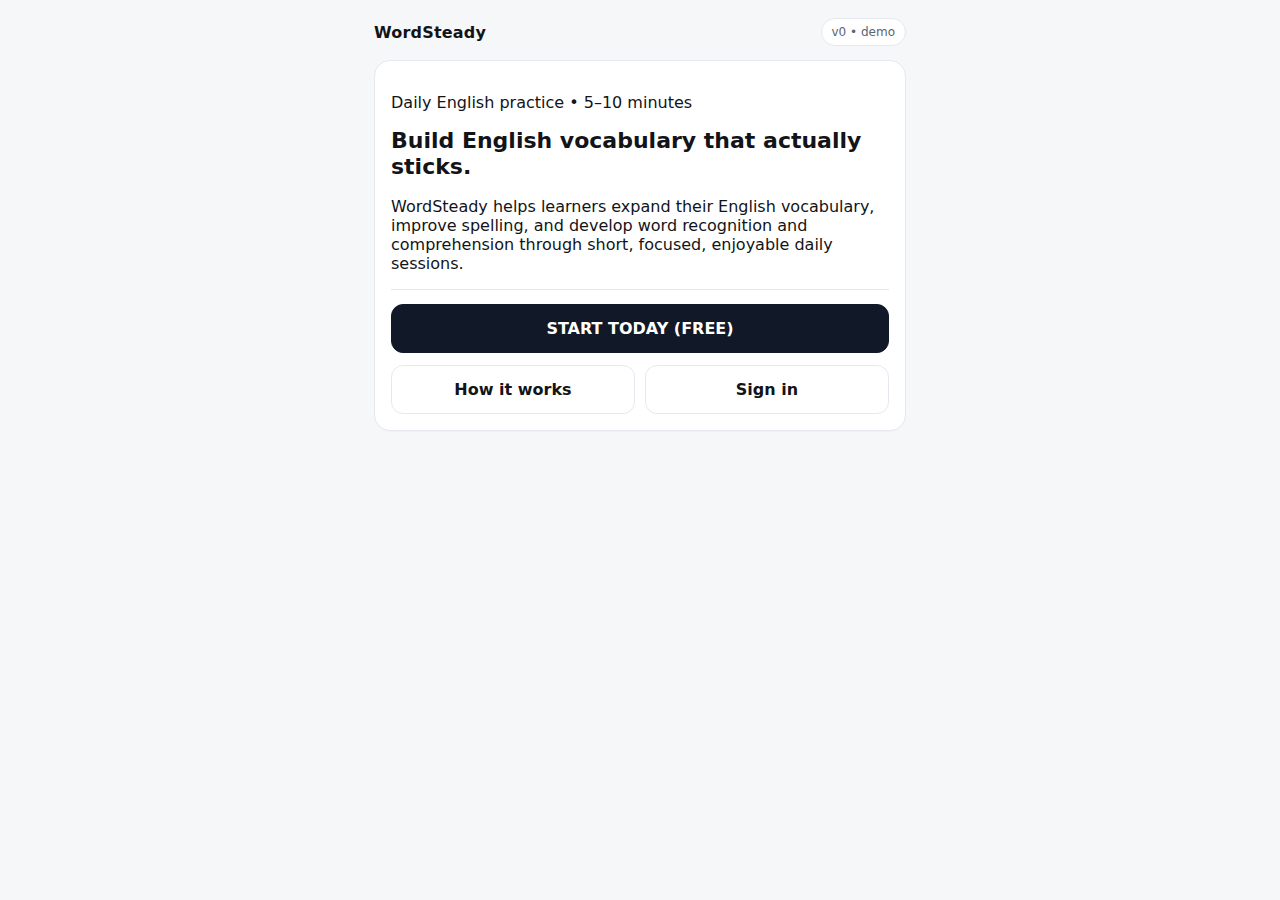
<file: public/index.html>
<!doctype html>
<html lang="en">
<head>
  <meta charset="utf-8" />
  <meta name="viewport" content="width=device-width,initial-scale=1" />
  <title>WordSteady</title>
  <link rel="stylesheet" href="./styles/site.css" />
</head>
<body>
  <div class="container">
    <div class="header">
      <div class="brand">WordSteady</div>
      <div class="badge">v0 • demo</div>
    </div>

<div class="card hero">
  <p class="eyebrow">Daily English practice • 5–10 minutes</p>

  <h1 class="h1">
    Build English vocabulary that actually sticks.
  </h1>

  <p class="lead">
    WordSteady helps learners expand their English vocabulary, improve spelling,
    and develop word recognition and comprehension through short, focused,
    enjoyable daily sessions.
  </p>

  <div class="divider"></div>

  <a class="btn" href="./play.html">START TODAY (FREE)</a>

  <div class="row" style="margin-top:12px;">
    <a class="btn secondary" href="./how-it-works.html">How it works</a>
    <a class="btn secondary" href="./account.html">Sign in</a>
  </div>
</div>

    
  </div>
</body>
</html>
</file>
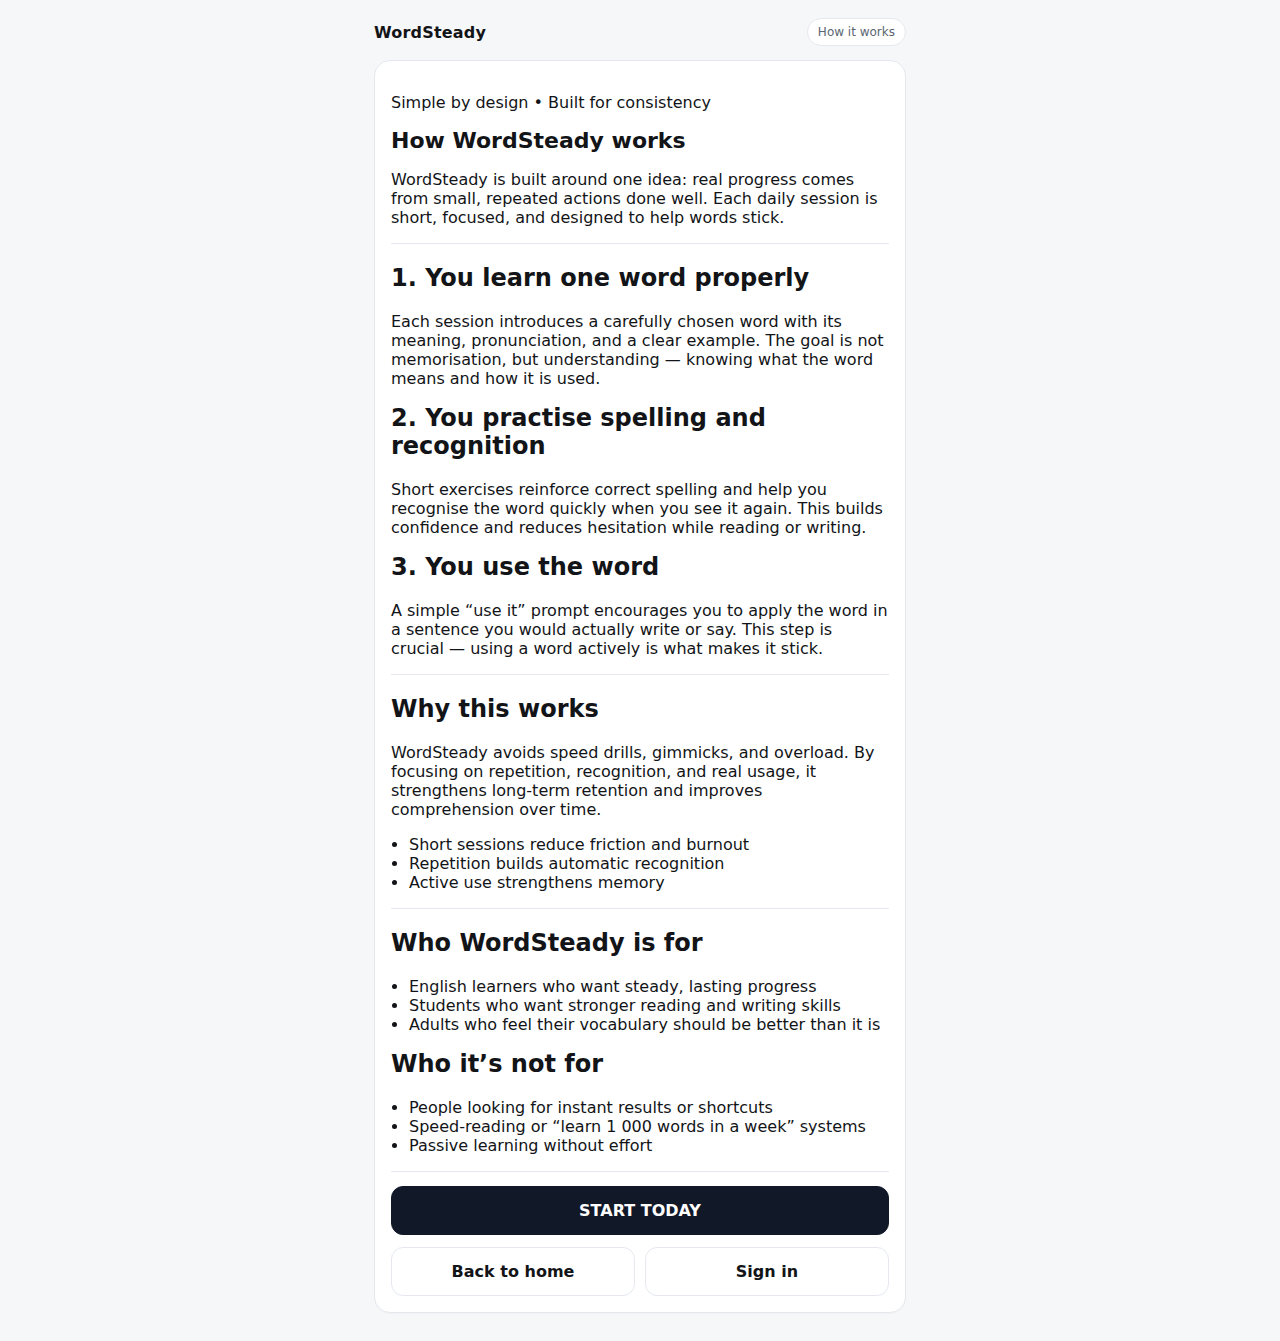
<file: public/how-it-works.html>
<!doctype html>
<html lang="en">
<head>
  <meta charset="utf-8" />
  <meta name="viewport" content="width=device-width,initial-scale=1" />
  <title>How WordSteady Works</title>
  <link rel="stylesheet" href="./styles/site.css" />
</head>
<body>
  <div class="container">
    <div class="header">
      <div class="brand">WordSteady</div>
      <div class="badge">How it works</div>
    </div>

    <div class="card">
      <p class="eyebrow">Simple by design • Built for consistency</p>

      <h1 class="h1">
        How WordSteady works
      </h1>

      <p class="lead">
        WordSteady is built around one idea: real progress comes from small,
        repeated actions done well. Each daily session is short, focused,
        and designed to help words stick.
      </p>

      <div class="divider"></div>

      <h2 class="h2">1. You learn one word properly</h2>
      <p class="p">
        Each session introduces a carefully chosen word with its meaning,
        pronunciation, and a clear example. The goal is not memorisation,
        but understanding — knowing what the word means and how it is used.
      </p>

      <h2 class="h2" style="margin-top:16px;">2. You practise spelling and recognition</h2>
      <p class="p">
        Short exercises reinforce correct spelling and help you recognise
        the word quickly when you see it again. This builds confidence and
        reduces hesitation while reading or writing.
      </p>

      <h2 class="h2" style="margin-top:16px;">3. You use the word</h2>
      <p class="p">
        A simple “use it” prompt encourages you to apply the word in a sentence
        you would actually write or say. This step is crucial — using a word
        actively is what makes it stick.
      </p>

      <div class="divider"></div>

      <h2 class="h2">Why this works</h2>
      <p class="p">
        WordSteady avoids speed drills, gimmicks, and overload. By focusing on
        repetition, recognition, and real usage, it strengthens long-term
        retention and improves comprehension over time.
      </p>

      <ul class="bullets" style="margin-top:12px; padding-left:18px;">
        <li>Short sessions reduce friction and burnout</li>
        <li>Repetition builds automatic recognition</li>
        <li>Active use strengthens memory</li>
      </ul>

      <div class="divider"></div>

      <h2 class="h2">Who WordSteady is for</h2>
      <ul class="bullets" style="margin-top:10px; padding-left:18px;">
        <li>English learners who want steady, lasting progress</li>
        <li>Students who want stronger reading and writing skills</li>
        <li>Adults who feel their vocabulary should be better than it is</li>
      </ul>

      <h2 class="h2" style="margin-top:16px;">Who it’s not for</h2>
      <ul class="bullets" style="margin-top:10px; padding-left:18px;">
        <li>People looking for instant results or shortcuts</li>
        <li>Speed-reading or “learn 1 000 words in a week” systems</li>
        <li>Passive learning without effort</li>
      </ul>

      <div class="divider"></div>

      <a class="btn" href="./play.html">START TODAY</a>

      <div class="row" style="margin-top:12px;">
        <a class="btn secondary" href="./index.html">Back to home</a>
        <a class="btn secondary" href="./account.html">Sign in</a>
      </div>
    </div>
  </div>
</body>
</html>
</file>
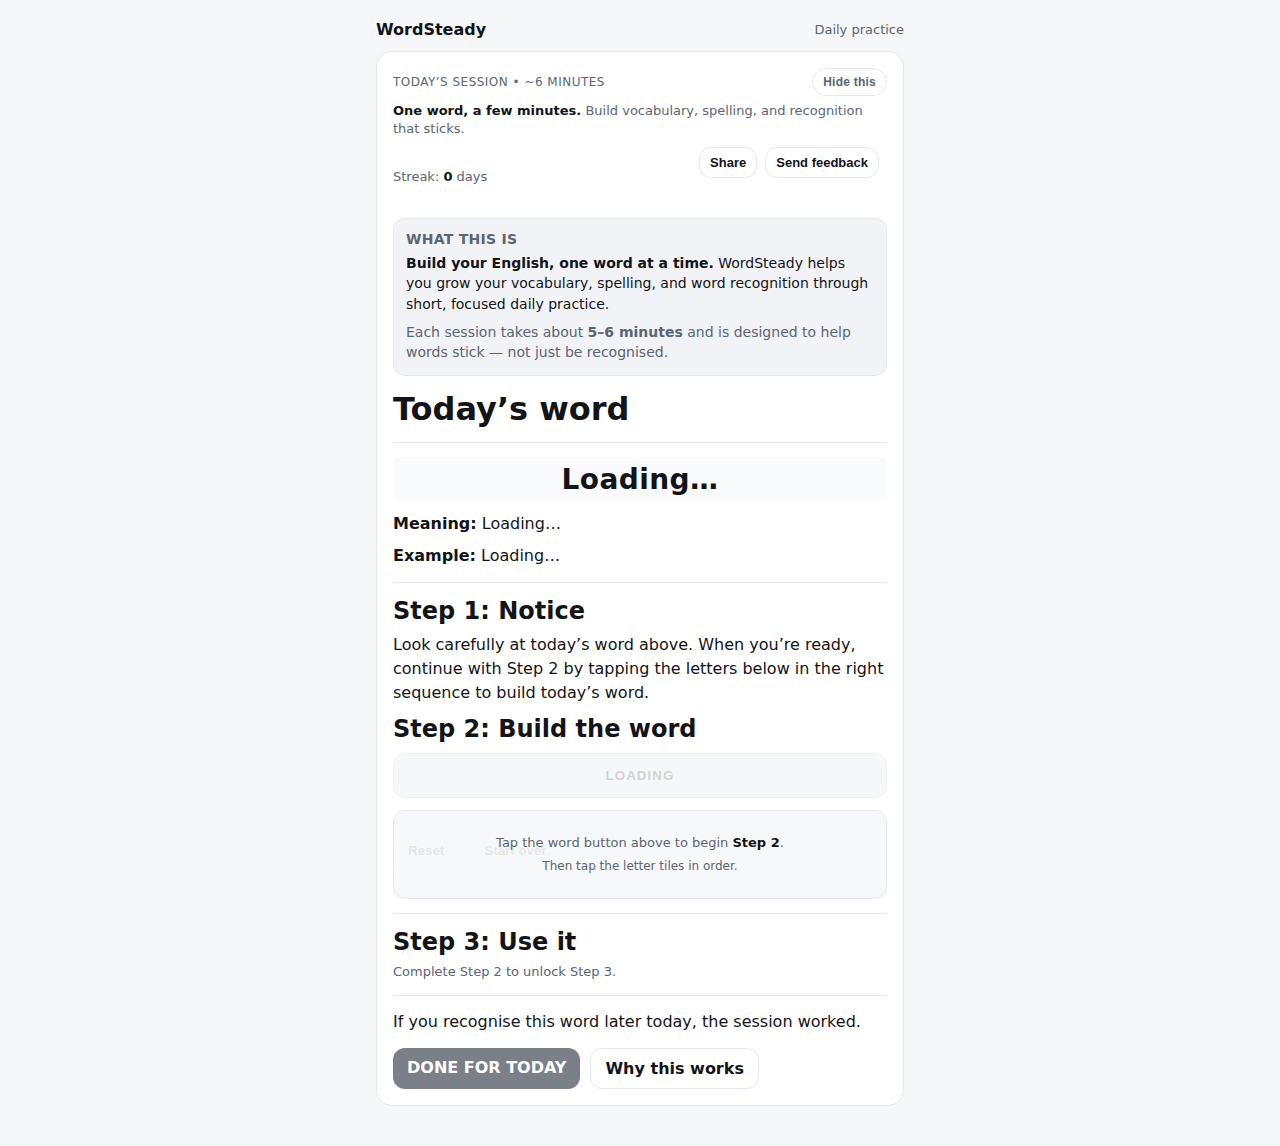
<file: public/play.html>
<!-- play.html — PART 1/2 -->
<!doctype html>
<html lang="en">
<head>
  <meta charset="utf-8" />
  <meta name="viewport" content="width=device-width,initial-scale=1" />
  <title>Daily Practice • WordSteady</title>

  <style>
    :root{
      --bg:#f6f7f9; --card:#fff; --text:#121417; --muted:#5a6672; --line:#e5e9ef;
      --btn:#111827; --btnText:#fff; --soft:#f1f3f6;
    }
    *{box-sizing:border-box}
    body{margin:0;background:var(--bg);color:var(--text);
      font-family:system-ui,-apple-system,Segoe UI,Roboto,Arial,sans-serif}
    .container{max-width:560px;margin:0 auto;padding:20px 16px 40px}
    .header{display:flex;justify-content:space-between;align-items:center;margin-bottom:12px}
    .brand{font-weight:700}
    .badge{font-size:13px;color:var(--muted)}
    .card{background:var(--card);border:1px solid var(--line);border-radius:16px;padding:16px}
    .eyebrow{font-size:12px;color:var(--muted);text-transform:uppercase;letter-spacing:.04em}
    h1,h2{margin:10px 0 6px}
    p{margin:8px 0;line-height:1.5}
    .divider{height:1px;background:var(--line);margin:14px 0}

    .btn{display:inline-block;padding:10px 14px;border-radius:12px;background:var(--btn);
      color:var(--btnText);text-decoration:none;font-weight:600}
    .btn.secondary{background:transparent;color:var(--text);border:1px solid var(--line)}
    .btn[aria-disabled="true"]{opacity:.55;pointer-events:none}
    .row{display:flex;gap:10px;flex-wrap:wrap}

    .reveal{
      width:100%;padding:14px;border-radius:12px;border:1px solid var(--line);
      background:var(--soft);font-weight:700;letter-spacing:.08em;cursor:pointer;
      user-select:none;
    }
    .reveal:disabled{opacity:.6;cursor:not-allowed}

    /* Top meta row (session + first-time toggle) */
    .metaRow{
      display:flex;
      align-items:center;
      justify-content:space-between;
      gap:10px;
      flex-wrap:wrap;
      margin-bottom:6px;
    }

    .introToggleBtn{
      appearance:none;
      border:1px solid var(--line);
      background:transparent;
      color:var(--muted);
      padding:6px 10px;
      border-radius:999px;
      font-size:12px;
      font-weight:700;
      letter-spacing:.02em;
      cursor:pointer;
      white-space:nowrap;
    }
    .introToggleBtn:hover{background:var(--soft);color:var(--text)}
    .introToggleBtn:focus{outline:2px solid rgba(17,24,39,.15);outline-offset:2px}

    /* Always-visible micro tag line */
    .tagline{
      margin:0 0 10px;
      color:var(--muted);
      font-size:13px;
      line-height:1.35;
    }
    .tagline strong{color:var(--text)}

    /* Test tools row (streak + share + feedback) */
    .toolsRow{
      display:flex;
      align-items:center;
      justify-content:space-between;
      gap:10px;
      flex-wrap:wrap;
      margin:0 0 12px;
    }
    .streakLine{
      font-size:13px;
      color:var(--muted);
      margin:0;
    }
    .streakLine strong{color:var(--text)}
    .miniActions{
      display:flex;
      gap:8px;
      flex-wrap:wrap;
      align-items:center;
    }
    .miniBtn{
      appearance:none;
      border:1px solid var(--line);
      background:#fff;
      color:var(--text);
      padding:7px 10px;
      border-radius:12px;
      font-size:13px;
      font-weight:600;
      cursor:pointer;
    }
    .miniBtn:hover{background:var(--soft)}
    .miniBtn:focus{outline:2px solid rgba(17,24,39,.15);outline-offset:2px}
    .miniStatus{
      font-size:12px;
      color:var(--muted);
      min-height:16px;
      margin:4px 0 0;
      text-align:right;
      flex:1 1 100%;
    }

    /* Intro block */
    .intro{
      margin:0 0 14px;
      padding:12px;
      border:1px solid var(--line);
      background:var(--soft);
      border-radius:12px;
    }
    .intro h2{
      margin:0 0 6px;
      font-size:14px;
      letter-spacing:.02em;
      color:var(--muted);
      font-weight:700;
      text-transform:uppercase;
    }
    .intro p{
      margin:0;
      line-height:1.45;
      color:var(--text);
      font-size:14px;
    }
    .intro p + p{
      margin-top:8px;
      color:var(--muted);
    }

    /* Word emphasis */
    .todayWord{
      font-size:28px;
      font-weight:700;
      letter-spacing:0.015em;
      margin:14px 0 10px;
      padding:6px 10px;
      background:#f9fafb;
      border-radius:8px;
      text-align:center;
    }

    /* Step 2 is now always visible; overlay locks it until Step 1 is tapped */
    .buildArea{
      margin-top:12px;
      position:relative;
    }

    .step2Overlay{
      position:absolute;
      inset:0;
      border-radius:12px;
      background:rgba(246,247,249,0.92);
      border:1px solid var(--line);
      display:flex;
      align-items:center;
      justify-content:center;
      padding:14px;
      text-align:center;
      color:var(--muted);
      font-size:13px;
      line-height:1.4;
      z-index:5;
      pointer-events:auto;
    }
    .step2Overlay strong{color:var(--text)}
    .step2Overlay .hint{margin-top:6px;font-size:12px;color:var(--muted)}

    .slots,.bank{display:flex;gap:8px;flex-wrap:wrap}
    .slots{margin-top:10px}
    .bank{margin-top:12px}
    .slot{
      width:36px;height:40px;border-radius:10px;border:1px dashed var(--line);
      display:flex;align-items:center;justify-content:center;color:var(--muted);
      background:rgba(0,0,0,.01)
    }
    .tile{
      width:36px;height:40px;border-radius:10px;border:1px solid var(--line);
      background:#fff;display:flex;align-items:center;justify-content:center;
      font-weight:700;cursor:pointer;user-select:none
    }
    .actions{margin-top:10px;display:flex;gap:10px;flex-wrap:wrap}
    .feedback{margin-top:10px;color:var(--muted);min-height:20px}
    .ok{color:var(--text)}

    .doneLine{
      margin-top:10px;
      padding:10px 12px;
      border:1px solid var(--line);
      border-radius:12px;
      background:var(--soft);
      color:var(--text);
      font-size:13px;
      display:none;
    }

    .lockedNote{margin-top:6px;color:var(--muted);font-size:13px}
    .ws3{display:none;margin-top:10px}
    .choiceGrid{display:flex;flex-wrap:wrap;gap:8px;margin-top:8px}
    .chip{
      border:1px solid var(--line);background:#fff;border-radius:999px;
      padding:8px 10px;cursor:pointer;font-size:13px;line-height:1.1;
    }
    .chip[aria-pressed="true"]{border-color:#cfd7e3;background:var(--soft);color:var(--text)}
    .chip:disabled{opacity:.55;cursor:not-allowed}

    .resultBox{
      margin-top:10px;border:1px solid var(--line);border-radius:12px;
      padding:10px 12px;background:#fff;
    }
    .resultLabel{font-size:12px;color:var(--muted);margin:0 0 4px}
    .resultText{margin:0;font-weight:600}

    .ws3TopRow{
      display:flex;align-items:center;justify-content:space-between;gap:10px;
      margin:10px 0 0;
    }
    .toggle{
      display:flex;align-items:center;gap:8px;font-size:13px;color:var(--text);
      user-select:none;
    }
    .score{
      font-size:13px;color:var(--muted);
      white-space:nowrap;
      text-align:right;
    }
    .saved{
      font-size:12px;
      color:var(--muted);
      margin-top:4px;
      text-align:right;
      min-height:16px;
    }

    .ws3DonePanel{
      display:none;
      margin-top:12px;
      padding:12px;
      border:1px solid var(--line);
      border-radius:12px;
      background:var(--soft);
    }
    .ws3DoneTitle{margin:0 0 4px;font-weight:700}
    .ws3DoneSub{margin:0;color:var(--muted);font-size:13px}
  </style>
</head>

<body>
  <div class="container">
    <div class="header">
      <div class="brand">WordSteady</div>
      <div class="badge">Daily practice</div>
    </div>

    <div class="card">
      <div class="metaRow">
        <p class="eyebrow" id="sessionEyebrow" style="margin:0;">Today’s session • ~6 minutes</p>
        <button
          id="introToggleBtn"
          class="introToggleBtn"
          type="button"
          aria-expanded="false"
          aria-controls="introSection"
        >
          First time here?
        </button>
      </div>

      <p class="tagline">
        <strong>One word, a few minutes.</strong> Build vocabulary, spelling, and recognition that sticks.
      </p>

      <div class="toolsRow" aria-label="Session tools">
        <p id="streakLine" class="streakLine">Streak: <strong>0</strong> days</p>

        <div class="miniActions">
          <button id="shareBtn" class="miniBtn" type="button">Share</button>
          <button id="feedbackBtn" class="miniBtn" type="button">Send feedback</button>
          <div id="miniStatus" class="miniStatus"></div>
        </div>
      </div>

      <section class="intro" id="introSection" aria-label="About WordSteady" hidden>
        <h2>What this is</h2>
        <p><strong>Build your English, one word at a time.</strong> WordSteady helps you grow your vocabulary, spelling, and word recognition through short, focused daily practice.</p>
        <p>Each session takes about <strong>5–6 minutes</strong> and is designed to help words stick — not just be recognised.</p>
      </section>

      <h1>Today’s word</h1>
      <div class="divider"></div>

      <h2 id="wordTitle" class="todayWord">Loading…</h2>
      <p><strong>Meaning:</strong> <span id="wordMeaning">Loading…</span></p>
      <p><strong>Example:</strong> <span id="wordExample">Loading…</span></p>

      <div class="divider"></div>

      <h2>Step 1: Notice</h2>
      <p>
        Look carefully at today’s word above. When you’re ready, continue with Step 2 by
        tapping the letters below in the right sequence to build today’s word.
      </p>

      <h2>Step 2: Build the word</h2>

      <div style="margin-top:10px;">
        <button id="reveal" class="reveal" type="button" disabled>LOADING</button>
      </div>

      <div id="buildArea" class="buildArea" aria-label="Build the word">
        <div id="step2LockOverlay" class="step2Overlay" role="note" aria-label="Step 2 locked">
          <div>
            Tap the word button above to begin <strong>Step 2</strong>.
            <div class="hint">Then tap the letter tiles in order.</div>
          </div>
        </div>

        <div id="slots" class="slots" aria-label="Slots"></div>
        <div id="bank" class="bank" aria-label="Letter tiles"></div>

        <p id="step2DoneLine" class="doneLine">✅ Step 2 complete — you built the word.</p>

        <div class="actions">
          <button id="reset" class="btn secondary" type="button">Reset</button>
          <button id="startOver" class="btn secondary" type="button">Start over</button>
        </div>

        <p id="feedback" class="feedback"></p>
      </div>

      <div class="divider"></div>
      <h2>Step 3: Use it</h2>
      <p class="lockedNote" id="ws3LockedNote">Complete Step 2 to unlock Step 3.</p>

      <div class="ws3" id="ws3">
        <p style="margin-top:0;">Goal: build <strong>2 correct sentences</strong>.</p>

        <div class="ws3TopRow">
          <label class="toggle">
            <input id="ws3Challenge" type="checkbox" />
            Challenge mode (include tricky options)
          </label>
          <div class="score">
            <div id="ws3Score">Progress: 0 / 2</div>
            <div id="wsSaved" class="saved"></div>
          </div>
        </div>
<!-- play.html — PART 2/2 -->
        <div id="ws3WorkArea">
          <div>
            <p class="resultLabel" style="margin-top:10px;">Starters</p>
            <div class="choiceGrid" id="ws3Starters"></div>
          </div>

          <div>
            <p class="resultLabel" style="margin-top:12px;">Finishes</p>
            <div class="choiceGrid" id="ws3Finishes"></div>
          </div>

          <div class="resultBox" id="ws3ResultBox" style="display:none;">
            <p class="resultLabel">Your sentence</p>
            <p class="resultText" id="ws3ResultText"></p>
          </div>

          <p class="feedback ok" id="ws3Confirm" style="min-height:20px;margin-top:10px;"></p>
        </div>

        <div id="ws3DonePanel" class="ws3DonePanel">
          <p class="ws3DoneTitle">✅ Step 3 complete</p>
          <p class="ws3DoneSub">Nice work — come back tomorrow for a new word.</p>
        </div>
      </div>

      <div class="divider"></div>

      <p>If you recognise this word later today, the session worked.</p>

      <div class="row" style="margin-top:14px;">
        <a id="doneBtn" class="btn" href="./index.html" aria-disabled="true">DONE FOR TODAY</a>
        <a class="btn secondary" href="./how-it-works.html">Why this works</a>
      </div>
    </div>
  </div>

  <script>
    (function(){
      function ready(fn){
        if (document.readyState === "loading") document.addEventListener("DOMContentLoaded", fn);
        else fn();
      }

      function pad2(n){ return String(n).padStart(2, "0"); }
      function todayKey(){
        var d = new Date();
        return d.getFullYear() + "-" + pad2(d.getMonth()+1) + "-" + pad2(d.getDate());
      }

      function safeGet(k){
        try { return localStorage.getItem(k); } catch(e){ return null; }
      }
      function safeSet(k,v){
        try { localStorage.setItem(k,v); } catch(e){}
      }

      function setMiniStatus(msg){
        var el = document.getElementById("miniStatus");
        if (!el) return;
        el.textContent = msg || "";
        if (msg){
          window.clearTimeout(setMiniStatus._t);
          setMiniStatus._t = window.setTimeout(function(){ el.textContent = ""; }, 2500);
        }
      }

      function computeStreak(){
        var streak = 0;
        var d = new Date();
        for (var i=0; i<365; i++){
          var key = d.getFullYear() + "-" + pad2(d.getMonth()+1) + "-" + pad2(d.getDate());
          var done = safeGet("ws_done_" + key) === "1";
          if (!done) break;
          streak++;
          d.setDate(d.getDate() - 1);
        }
        return streak;
      }

      function updateStreakUI(){
        var el = document.getElementById("streakLine");
        if (!el) return;

        var streak = computeStreak();
        var t = todayKey();
        var doneToday = safeGet("ws_done_" + t) === "1";

        if (streak <= 0){
          el.innerHTML = "Streak: <strong>0</strong> days";
          return;
        }

        el.innerHTML = "Streak: <strong>" + streak + "</strong> day" + (streak === 1 ? "" : "s")
          + (doneToday ? " • <strong>Done today</strong>" : "");
      }

      function enableDoneButton(){
        var btn = document.getElementById("doneBtn");
        if (!btn) return;
        btn.setAttribute("aria-disabled", "false");
        btn.style.pointerEvents = "auto";
        btn.style.opacity = "1";
      }

      function markDoneIfNeeded(){
        var t = todayKey();
        var k = "ws_done_" + t;
        if (safeGet(k) === "1") return;

        safeSet(k, "1");
        updateStreakUI();
        enableDoneButton();
        setMiniStatus("Saved: done for today");
      }

      function isStep3DoneVisible(){
        var panel = document.getElementById("ws3DonePanel");
        if (!panel) return false;
        var cs = window.getComputedStyle(panel);
        return cs && cs.display !== "none" && cs.visibility !== "hidden" && panel.offsetHeight > 0;
      }

      function setupCompletionDetector(){
        var panel = document.getElementById("ws3DonePanel");
        if (!panel) return;

        if (isStep3DoneVisible()) markDoneIfNeeded();

        var mo = new MutationObserver(function(){
          if (isStep3DoneVisible()) markDoneIfNeeded();
        });

        mo.observe(panel, { attributes:true, childList:true, subtree:true });

        var tries = 0;
        var it = window.setInterval(function(){
          tries++;
          if (isStep3DoneVisible()){
            markDoneIfNeeded();
            window.clearInterval(it);
          } else if (tries >= 12){
            window.clearInterval(it);
          }
        }, 500);
      }

      function setupIntroToggle(){
        var btn = document.getElementById("introToggleBtn");
        var section = document.getElementById("introSection");
        if (!btn || !section) return;

        var KEY = "ws_intro_seen_v1";

        function setOpen(next){
          btn.setAttribute("aria-expanded", String(next));
          section.hidden = !next;
          btn.textContent = next ? "Hide this" : "First time here?";
        }

        var seen = safeGet(KEY) === "1";
        if (!seen){
          setOpen(true);
          safeSet(KEY, "1");
        } else {
          setOpen(false);
        }

        btn.addEventListener("click", function(){
          var isOpen = btn.getAttribute("aria-expanded") === "true";
          setOpen(!isOpen);
          safeSet(KEY, "1");
        });
      }

      function setupShare(){
        var btn = document.getElementById("shareBtn");
        if (!btn) return;

        btn.addEventListener("click", async function(){
          var url = location.origin + location.pathname;
          var title = "WordSteady";
          var text = "Try today’s WordSteady session (5–6 minutes):";

          try{
            if (navigator.share){
              await navigator.share({ title: title, text: text, url: url });
              setMiniStatus("Shared");
              return;
            }
          } catch(e){
            return;
          }

          try{
            await navigator.clipboard.writeText(url);
            setMiniStatus("Link copied");
          } catch(e2){
            window.prompt("Copy this link:", url);
          }
        });
      }

      function setupFeedback(){
        var btn = document.getElementById("feedbackBtn");
        if (!btn) return;

        btn.addEventListener("click", function(){
          // Obfuscated email (reduces casual scraping; not bulletproof)
          var u = "willem.kempen";
          var d = "kriptiek.com";
          var email = u + "@" + d;

          var word = (document.getElementById("wordTitle") || {}).textContent || "";
          word = (word || "").trim();

          var subject = "WordSteady feedback";
          var bodyLines = [
            "Hi Willem,",
            "",
            "Here’s my feedback on WordSteady:",
            "",
            "- What I liked:",
            "- What confused me:",
            "- What I’d change:",
            "",
            "Today’s word: " + (word || "(not loaded)"),
            "Date: " + todayKey(),
            "Page: " + (location.origin + location.pathname),
            "",
            "Thanks!"
          ];

          var href = "mailto:" + encodeURIComponent(email)
            + "?subject=" + encodeURIComponent(subject)
            + "&body=" + encodeURIComponent(bodyLines.join("\n"));

          window.location.href = href;
        });
      }

      ready(function(){
        updateStreakUI();
        setupIntroToggle();
        setupShare();
        setupFeedback();
        setupCompletionDetector();

        var t = todayKey();
        if (safeGet("ws_done_" + t) === "1"){
          enableDoneButton();
        }
      });
    })();
  </script>

  <script src="./scripts/play.js" defer></script>
</body>
</html>
</file>
<file: public/styles/site.css>
:root {
  --bg: #f6f7f9;
  --card: #ffffff;
  --text: #121417;
  --muted: #5a6672;
  --line: #e5e9ef;
  --btn: #111827;
  --btnText: #ffffff;
}

* {
  box-sizing: border-box;
}

html,
body {
  height: 100%;
}

body {
  margin: 0;
  font-family: system-ui, -apple-system, Segoe UI, Roboto, Arial, sans-serif;
  background: var(--bg);
  color: var(--text);
}

a {
  color: inherit;
  text-decoration: none;
}

.container {
  max-width: 560px;
  margin: 0 auto;
  padding: 18px 14px 28px;
}

.header {
  display: flex;
  align-items: center;
  justify-content: space-between;
  gap: 12px;
  margin-bottom: 14px;
}

.brand {
  font-weight: 700;
  letter-spacing: 0.2px;
}

.badge {
  display: inline-flex;
  align-items: center;
  font-size: 12px;
  padding: 6px 10px;
  border-radius: 999px;
  border: 1px solid var(--line);
  color: var(--muted);
  background: #fff;
}

.card {
  background: var(--card);
  border: 1px solid var(--line);
  border-radius: 16px;
  padding: 16px;
  box-shadow: 0 1px 0 rgba(0, 0, 0, 0.02);
}

.h1 {
  margin: 0;
  font-size: 22px;
  line-height: 1.2;
}

.tagline {
  margin: 8px 0 0;
  color: var(--muted);
  line-height: 1.4;
}

.divider {
  height: 1px;
  background: var(--line);
  margin: 14px 0;
}

.btn {
  display: inline-flex;
  align-items: center;
  justify-content: center;
  width: 100%;
  padding: 14px;
  border-radius: 12px;
  border: 1px solid var(--btn);
  background: var(--btn);
  color: var(--btnText);
  font-weight: 650;
  cursor: pointer;
}

.btn.secondary {
  background: transparent;
  color: var(--text);
  border: 1px solid var(--line);
}

.row {
  display: flex;
  gap: 10px;
}

.row > * {
  flex: 1;
}

.small {
  font-size: 14px;
  color: var(--muted);
}
</file>
